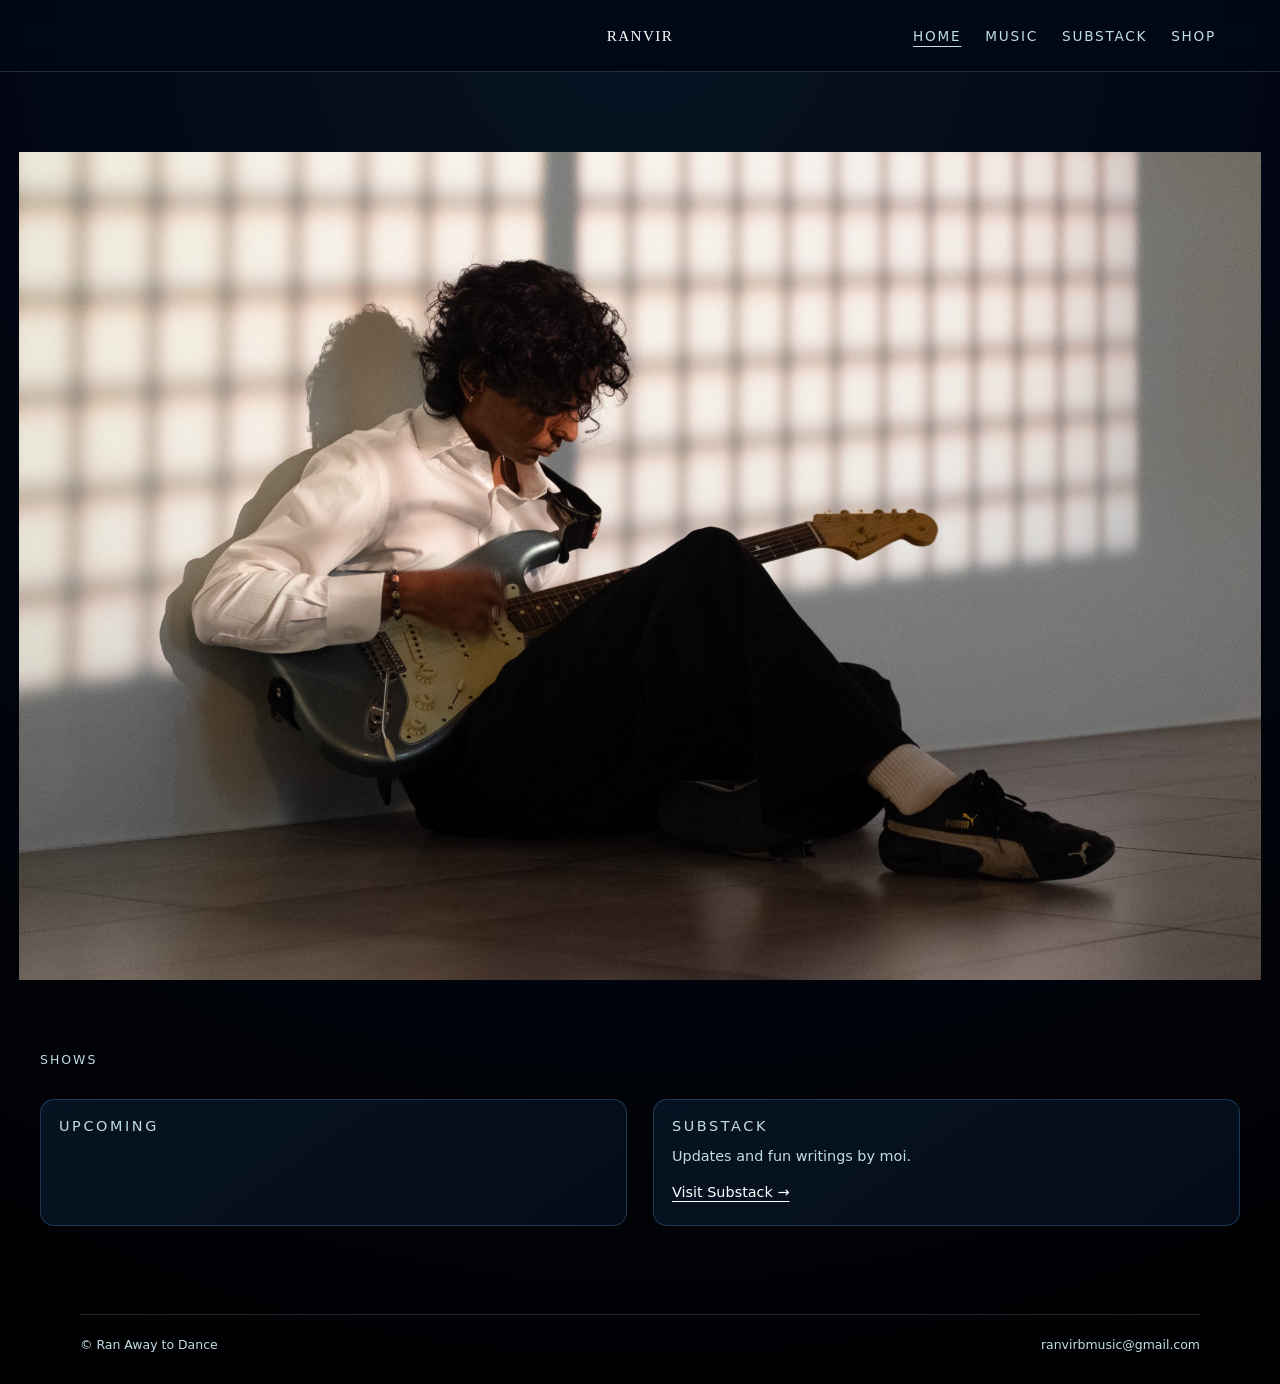
<file: index.html>
<!DOCTYPE html><html lang="en"><head><link rel="icon" type="image/png" href="favicon.png"><link rel="shortcut icon" href="favicon.ico"><meta charset="UTF-8"><meta name="viewport" content="width=device-width,initial-scale=1"><title>Home — Ranvir</title><link href="https://fonts.cdnfonts.com/css/itc-benguiat-std" rel="stylesheet"><link rel="stylesheet" href="style.css"></head><body><nav class="site-nav"><a class="nav-brand" href="index.html">Ranvir</a><button class="nav-toggle" aria-label="Open navigation" aria-expanded="false" aria-controls="primary-navigation">☰</button><ul class="nav-links" id="primary-navigation"><li><a href="index.html" aria-current="page">Home</a></li><li><a href="music.html">Music</a></li><li><a href="journal.html">Substack</a></li><li><a href="shop.html">Shop</a></li></ul></nav><main><section class="home-main"><div class="home-photo"><img src="surmise-2.jpg" alt="Ranvir seated with an electric guitar against a sunlit wall" fetchpriority="high"></div></section><section class="section shows-updates" aria-label="Shows"><div class="section-header"><div class="section-label">Shows</div></div><div class="card-grid"><div class="card"><div class="card-title">Upcoming</div><div class="card-body"><p></p></div></div><div class="card"><div class="card-title">Substack</div><div class="card-body"><p>Updates and fun writings by moi.</p><p style="margin-top:12px"><a class="journal-link" href="journal.html">Visit Substack →</a></p></div></div></div></section></main><footer><div>© Ran Away to Dance</div><a href="mailto:ranvirbmusic@gmail.com">ranvirbmusic@gmail.com</a></footer><script src="main.js"></script></body></html>
</file>
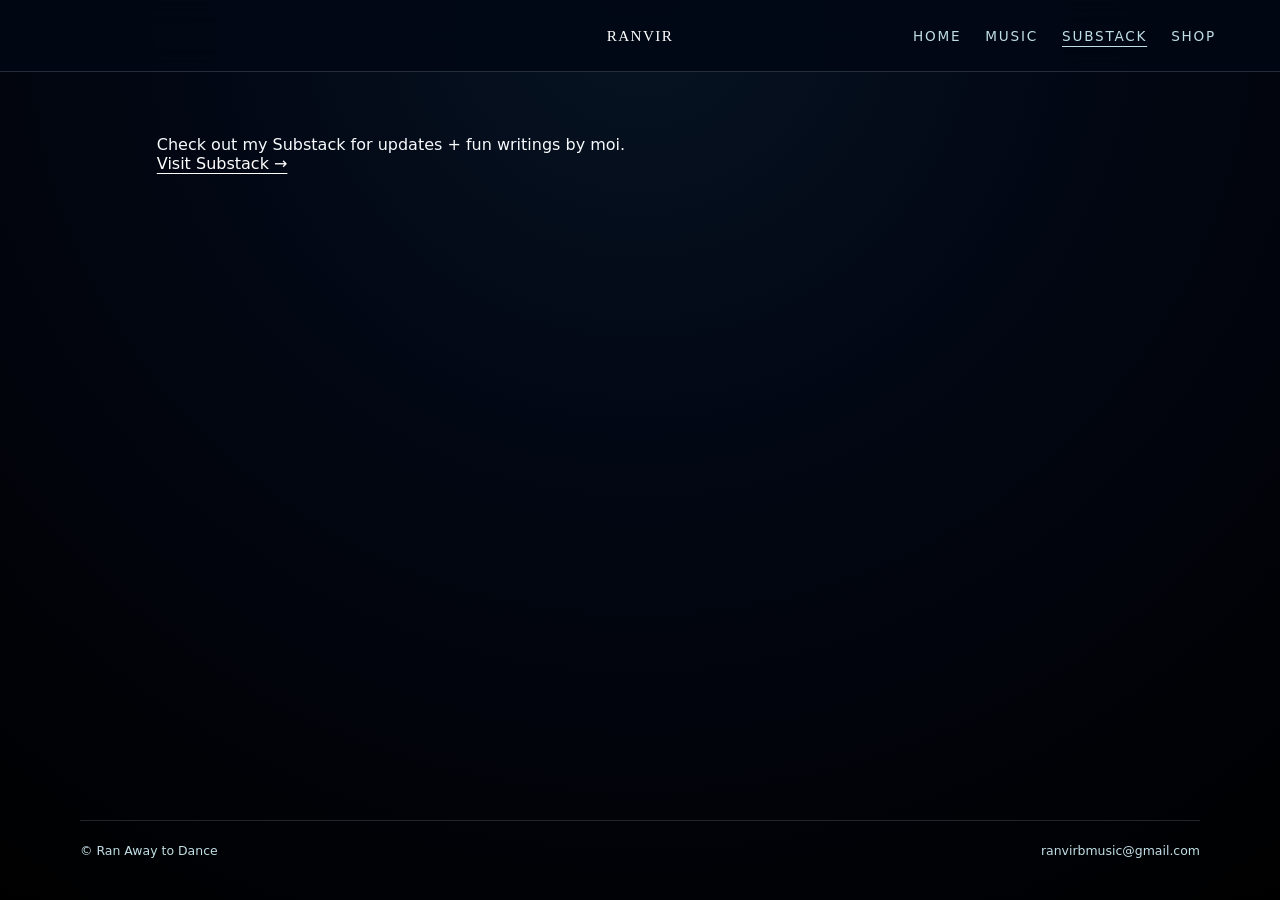
<file: journal.html>
<!DOCTYPE html><html lang="en"><head><link rel="icon" type="image/png" href="favicon.png"><link rel="shortcut icon" href="favicon.ico"><meta charset="UTF-8"><meta name="viewport" content="width=device-width,initial-scale=1"><title>Substack — Ranvir</title><link href="https://fonts.cdnfonts.com/css/itc-benguiat-std" rel="stylesheet"><link rel="stylesheet" href="style.css"></head><body><nav class="site-nav"><a class="nav-brand" href="index.html">Ranvir</a><button class="nav-toggle" aria-label="Open navigation" aria-expanded="false" aria-controls="primary-navigation">☰</button><ul class="nav-links" id="primary-navigation"><li><a href="index.html">Home</a></li><li><a href="music.html">Music</a></li><li><a href="journal.html" aria-current="page">Substack</a></li><li><a href="shop.html">Shop</a></li></ul></nav><main class="simple-page"><p>Check out my Substack for updates + fun writings by moi.</p><p><a class="journal-link" href="https://substack.com/@ranr" target="_blank" rel="noopener noreferrer">Visit Substack →</a></p></main><footer><div>© Ran Away to Dance</div><a href="mailto:ranvirbmusic@gmail.com">ranvirbmusic@gmail.com</a></footer><script src="main.js"></script></body></html>
</file>
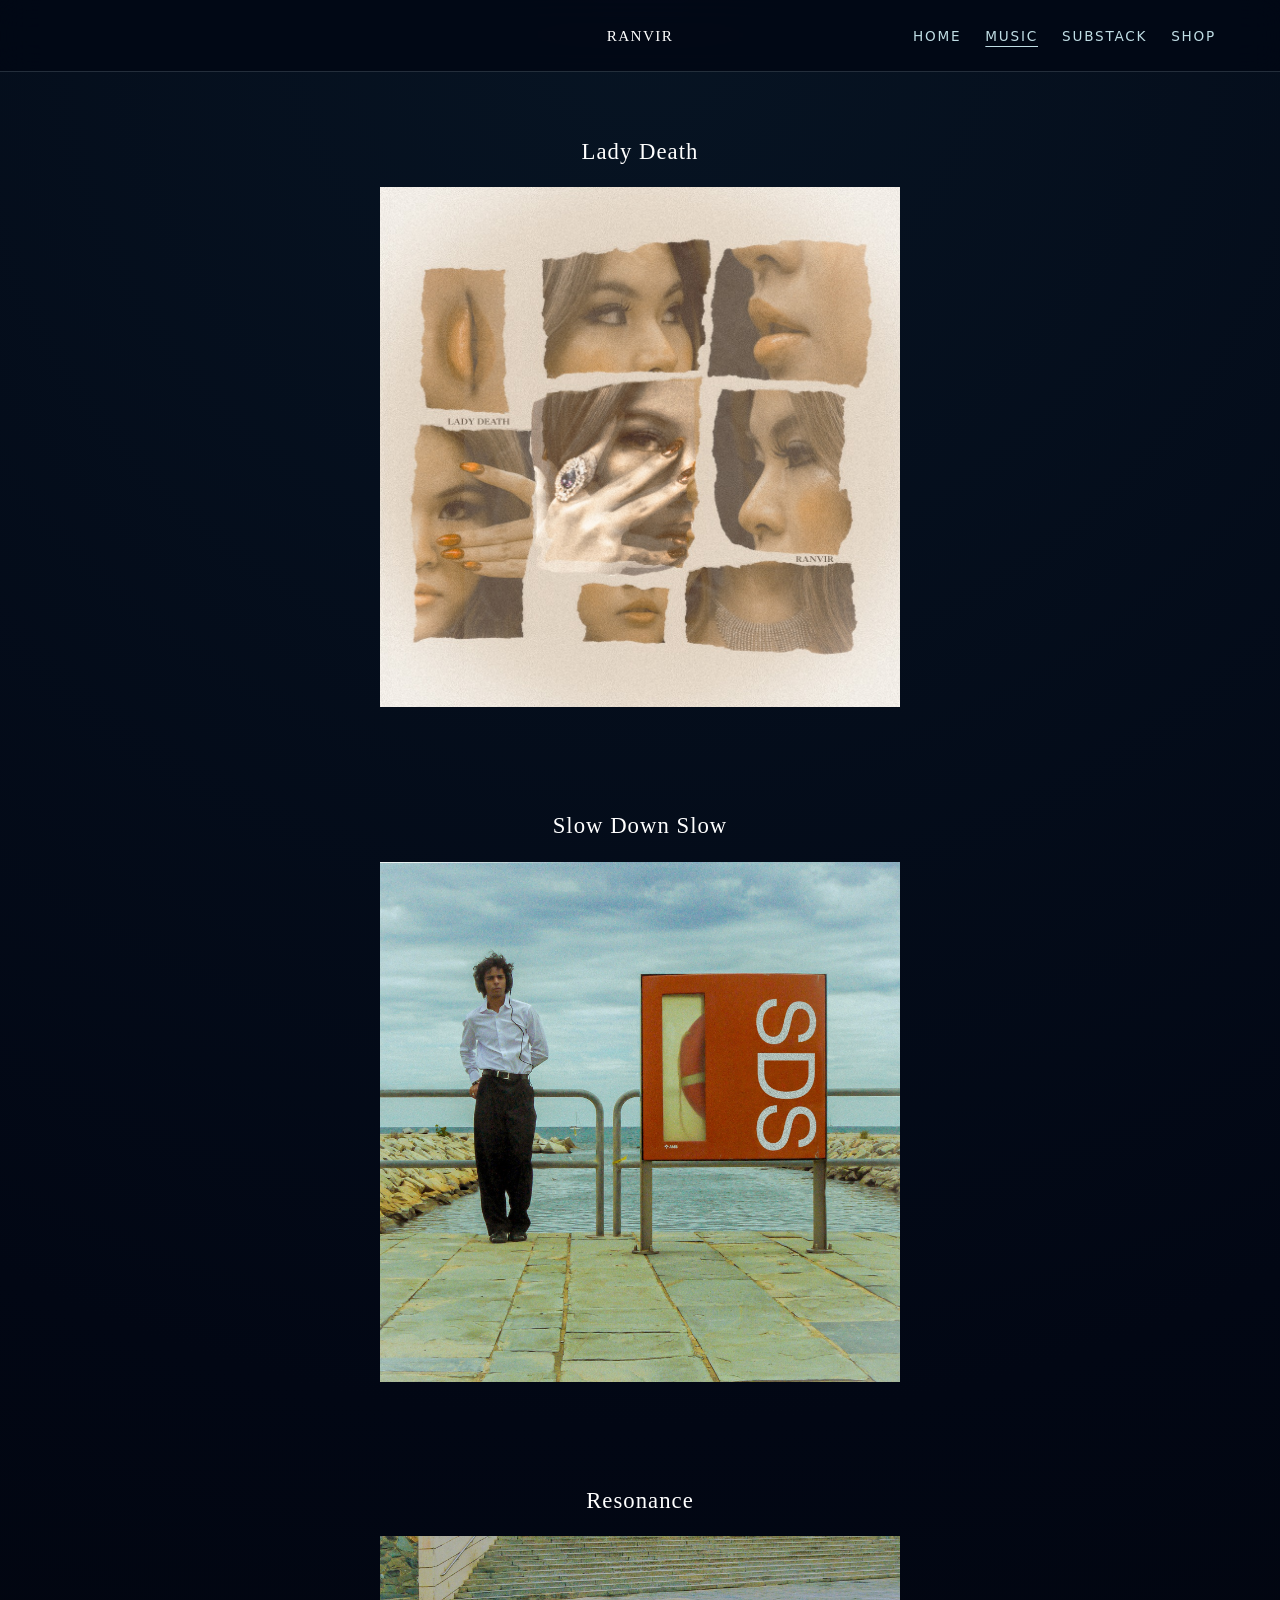
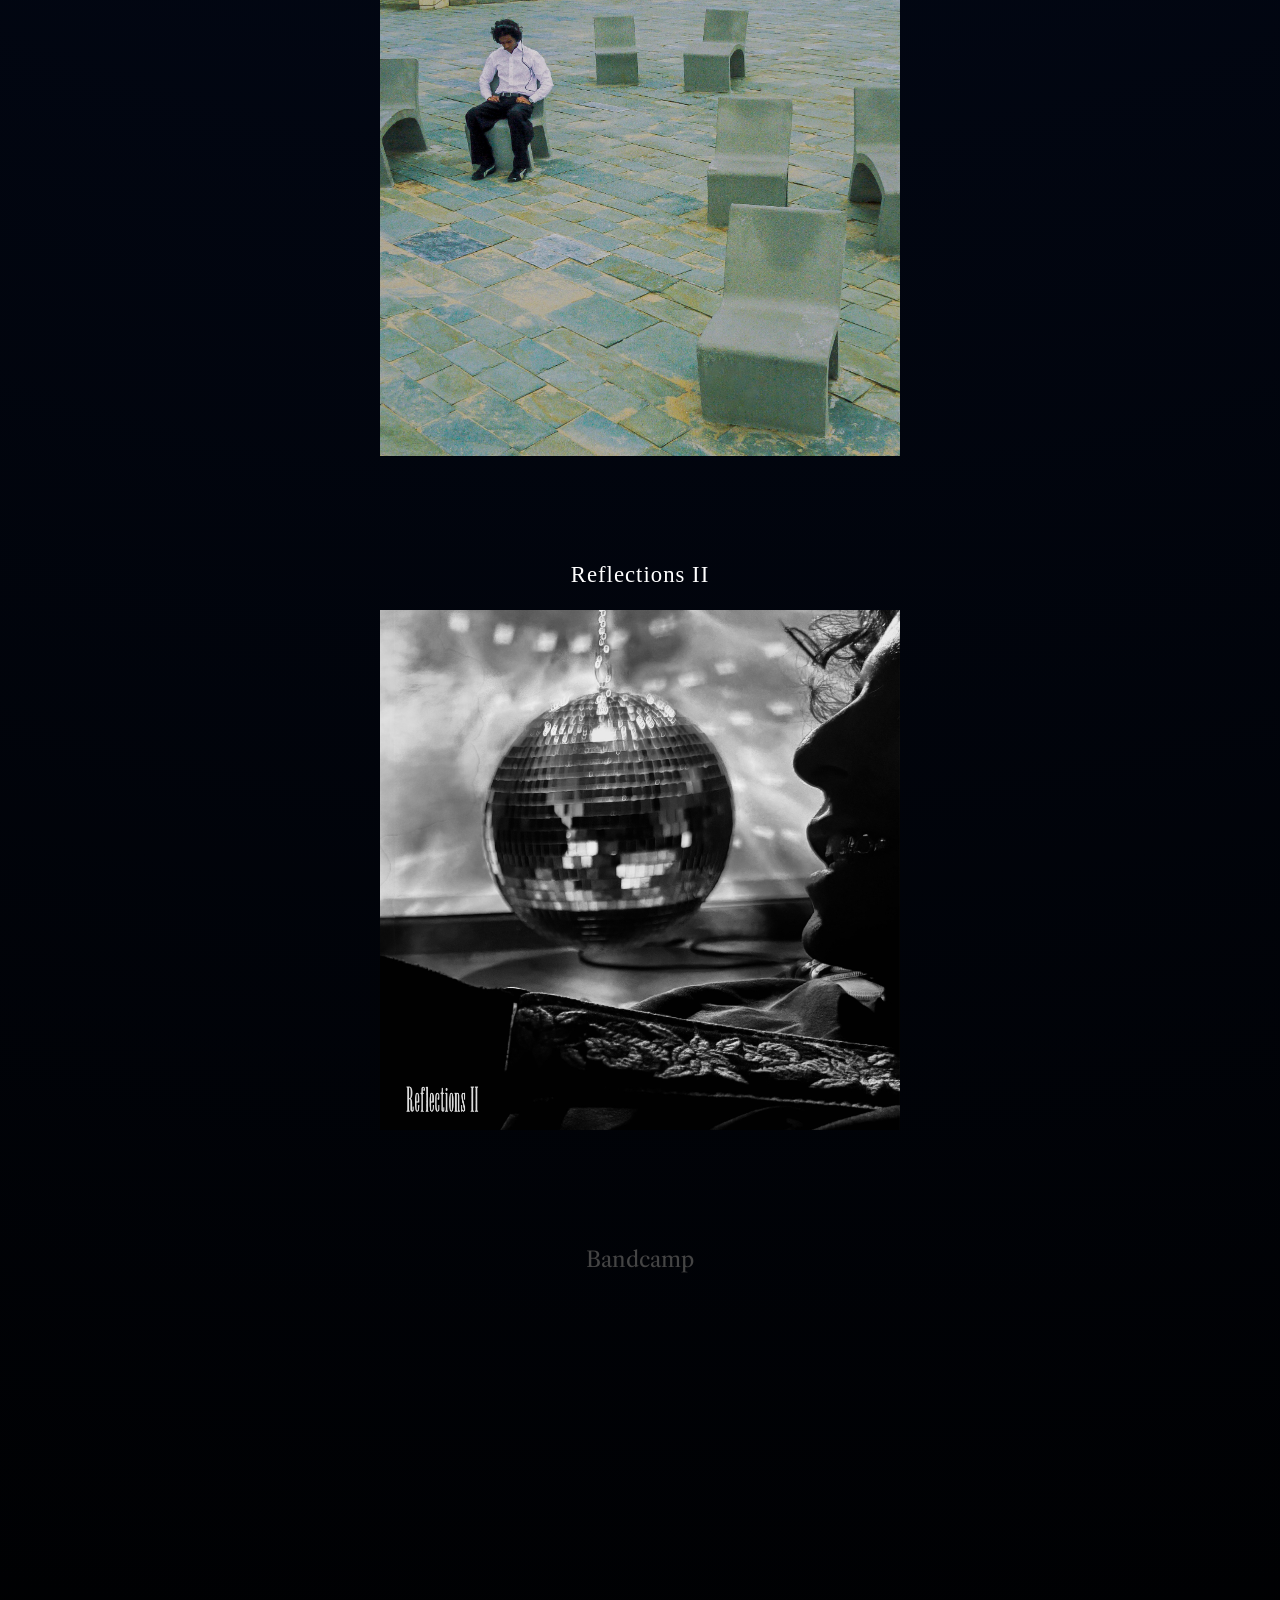
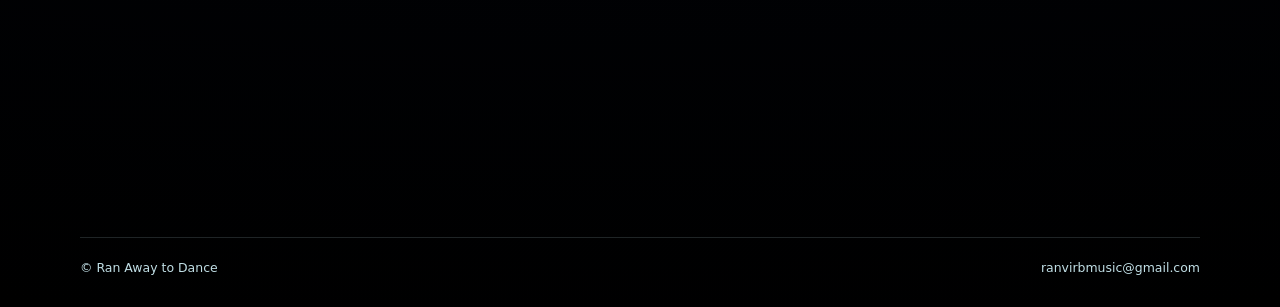
<file: music.html>
<!DOCTYPE html><html lang="en"><head><link rel="icon" type="image/png" href="favicon.png"><link rel="shortcut icon" href="favicon.ico"><meta charset="UTF-8"><meta name="viewport" content="width=device-width,initial-scale=1"><title>Music — Ranvir</title><link href="https://fonts.cdnfonts.com/css/itc-benguiat-std" rel="stylesheet"><link rel="preconnect" href="https://fonts.googleapis.com"><link rel="preconnect" href="https://fonts.gstatic.com" crossorigin><link href="https://fonts.googleapis.com/css2?family=Libre+Caslon+Text:wght@400&display=swap" rel="stylesheet"><link rel="stylesheet" href="style.css"></head><body><nav class="site-nav"><a class="nav-brand" href="index.html">Ranvir</a><button class="nav-toggle" aria-label="Open navigation" aria-expanded="false" aria-controls="primary-navigation">☰</button><ul class="nav-links" id="primary-navigation"><li><a href="index.html">Home</a></li><li><a href="music.html" aria-current="page">Music</a></li><li><a href="journal.html">Substack</a></li><li><a href="shop.html">Shop</a></li></ul></nav><main class="simple-page music-page"><div class="release-grid" aria-label="Releases"><article class="release"><h2 class="release-title">Lady Death</h2><a class="release-art" href="https://play.songlink.co/wpkpl21" target="_blank" rel="noopener noreferrer" aria-label="Listen to Lady Death (opens in a new tab)"><img src="lady-death.jpg" alt="Lady Death cover artwork" loading="lazy"></a></article><article class="release"><h2 class="release-title">Slow Down Slow</h2><a class="release-art" href="https://play.songlink.co/3p5okd" target="_blank" rel="noopener noreferrer" aria-label="Listen to Slow Down Slow (opens in a new tab)"><img src="slow-down-slow.jpg" alt="Slow Down Slow cover artwork" loading="lazy"></a></article><article class="release"><h2 class="release-title">Resonance</h2><a class="release-art" href="https://play.songlink.co/dazrmb0" target="_blank" rel="noopener noreferrer" aria-label="Listen to Resonance (opens in a new tab)"><img src="resonance.jpeg" alt="Resonance cover artwork" loading="lazy"></a></article><article class="release"><h2 class="release-title">Reflections II</h2><a class="release-art" href="https://play.songlink.co/ee0jkp6" target="_blank" rel="noopener noreferrer" aria-label="Listen to Reflections II (opens in a new tab)"><img src="reflections-ii.jpg" alt="Reflections II cover artwork" loading="lazy"></a></article></div><section class="music-bandcamp" aria-label="Bandcamp player"><h2>Bandcamp</h2><iframe title="Resonance by Ranvir on Bandcamp" style="border:0;width:100%;max-width:350px;height:442px" src="https://bandcamp.com/EmbeddedPlayer/track=3201373412/size=large/bgcol=ffffff/linkcol=0687f5/tracklist=false/transparent=true/" loading="lazy"><a href="https://ranvir.bandcamp.com/track/resonance">Resonance by Ranvir</a></iframe></section></main><footer><div>© Ran Away to Dance</div><a href="mailto:ranvirbmusic@gmail.com">ranvirbmusic@gmail.com</a></footer><script src="main.js"></script></body></html>
</file>
<file: style.css>
﻿/* style.css */

/* Colour palette
   #4984B8 (deep blue)
   #C0DEE5 (pale blue)
   #FFFFFF (white)
   #FFFFFF (white)
*/

:root {
  --bg-main: #020714;
  --bg-alt: #071423;
  --accent-blue: #4984B8;
  --accent-blue-light: #C0DEE5;
  --accent-mint: #FFFFFF;
  --accent-soft-green: #FFFFFF;
  --text-main: #F7FAFC;
  --text-muted: #C0DEE5;
}

* {
  margin: 0;
  padding: 0;
  box-sizing: border-box;
}

html {
  scroll-behavior: smooth;
}

body {
  font-family: system-ui, -apple-system, BlinkMacSystemFont, "Segoe UI", sans-serif;
  background: radial-gradient(circle at top, #071423 0%, #020714 40%, #000000 100%);
  color: var(--text-main);
  min-height: 100vh;
}

/* Typography: headings and titles */
h1, h2, h3, .title-font {
  font-family: "abril-display", "Abril Fatface", serif; /* adjust to your Abril variant */
  letter-spacing: 0.08em;
}

.subtitle-font,
.nav-brand {
  font-family: "ITC Benguiat Std", serif;
  letter-spacing: 0.09em;
}

/* Navigation bar */

nav {
  position: fixed;
  top: 0;
  left: 0;
  width: 100%;
  padding: 14px 5%;
  display: flex;
  align-items: center;
  justify-content: space-between;
  backdrop-filter: blur(16px);
  background: rgba(2, 7, 20, 0.75);
  border-bottom: 1px solid rgba(192, 222, 229, 0.18);
  z-index: 1000;
}

.nav-brand {
  font-size: 0.95rem;
  text-transform: uppercase;
  color: var(--accent-mint);
}

.nav-links {
  list-style: none;
  display: flex;
  gap: 24px;
}

.nav-links a {
  font-size: 0.85rem;
  text-transform: uppercase;
  letter-spacing: 0.13em;
  color: var(--text-muted);
  text-decoration: none;
  position: relative;
}

.nav-links a::after {
  content: "";
  position: absolute;
  left: 0;
  bottom: -4px;
  width: 0;
  height: 1px;
  background: linear-gradient(90deg, var(--accent-mint), var(--accent-soft-green));
  transition: width 0.25s ease;
}

.nav-links a:hover::after {
  width: 100%;
}

/* Mobile nav */

.nav-toggle {
  display: none;
  border: none;
  background: transparent;
  color: var(--accent-mint);
  font-size: 1.3rem;
}

@media (max-width: 768px) {
  .nav-links {
    position: absolute;
    top: 56px;
    right: 5%;
    flex-direction: column;
    gap: 16px;
    padding: 16px 20px;
    background: rgba(2, 7, 20, 0.95);
    border-radius: 10px;
    border: 1px solid rgba(192, 222, 229, 0.25);
    display: none;
  }

  .nav-links.open {
    display: flex;
  }

  .nav-toggle {
    display: block;
  }
}

/* Layout helpers */

main {
  padding-top: 80px; /* offset for fixed nav */
}

.section {
  padding: 72px 5% 88px;
  max-width: 960px;
  margin: 0 auto;
}

.section--tight {
  max-width: 720px;
}

.section-header {
  margin-bottom: 32px;
}

.section-label {
  text-transform: uppercase;
  letter-spacing: 0.16em;
  font-size: 0.78rem;
  color: var(--accent-blue-light);
}

.section-title {
  margin-top: 8px;
  font-size: 2rem;
}

/* Hero */

.hero {
  min-height: calc(100vh - 80px);
  display: grid;
  grid-template-columns: minmax(0, 2fr) minmax(0, 3fr);
  align-items: center;
  gap: 40px;
}

.hero-text h1 {
  font-size: 2.6rem;
  text-transform: uppercase;
}

.hero-text p {
  margin-top: 16px;
  max-width: 460px;
  line-height: 1.6;
  color: var(--text-muted);
}

.hero-meta {
  margin-top: 22px;
  display: flex;
  gap: 18px;
  flex-wrap: wrap;
  font-size: 0.8rem;
  text-transform: uppercase;
  letter-spacing: 0.16em;
  color: var(--accent-blue-light);
}

.hero-cta {
  margin-top: 30px;
  display: flex;
  flex-wrap: wrap;
  gap: 12px;
}

.btn {
  padding: 10px 18px;
  border-radius: 999px;
  border: 1px solid rgba(255, 255, 255, 0.4);
  background: radial-gradient(circle at top left, rgba(255, 255, 255, 0.20), rgba(2, 7, 20, 0.95));
  color: var(--accent-mint);
  text-transform: uppercase;
  letter-spacing: 0.14em;
  font-size: 0.78rem;
  text-decoration: none;
}

.btn-outline {
  background: transparent;
  border-color: rgba(192, 222, 229, 0.5);
  color: var(--accent-blue-light);
}

/* Hero image */

.hero-image {
  position: relative;
  border-radius: 18px;
  overflow: hidden;
  border: 1px solid rgba(192, 222, 229, 0.25);
  background: radial-gradient(circle at top, rgba(73, 132, 184, 0.4), rgba(2, 7, 20, 0.9));
}

.hero-image img {
  width: 100%;
  height: 100%;
  object-fit: cover;
  mix-blend-mode: screen;
  opacity: 0.9;
}

/* Card sections */

.card-grid {
  display: grid;
  grid-template-columns: minmax(0, 1.5fr) minmax(0, 1.5fr);
  gap: 26px;
}

.card {
  border-radius: 14px;
  padding: 18px 18px 20px;
  background: linear-gradient(145deg, rgba(7, 20, 35, 0.95), rgba(4, 12, 25, 0.99));
  border: 1px solid rgba(73, 132, 184, 0.35);
}

.card-title {
  font-size: 0.9rem;
  text-transform: uppercase;
  letter-spacing: 0.18em;
  color: var(--accent-blue-light);
  margin-bottom: 10px;
}

.card-body {
  font-size: 0.9rem;
  line-height: 1.7;
  color: var(--text-muted);
}

/* Embeds */

.embed-wrapper {
  border-radius: 10px;
  overflow: hidden;
  border: 1px solid rgba(192, 222, 229, 0.35);
  background: #000;
}

.embed-wrapper iframe {
  width: 100%;
  border: none;
}

/* About page */

.about-layout {
  display: grid;
  grid-template-columns: minmax(0, 1.7fr) minmax(0, 1.3fr);
  gap: 32px;
}

.about-photo {
  border-radius: 16px;
  overflow: hidden;
  border: 1px solid rgba(255, 255, 255, 0.4);
  background: radial-gradient(circle at top, rgba(255, 255, 255, 0.4), rgba(2, 7, 20, 0.95));
}

.about-photo img {
  width: 100%;
  height: 100%;
  object-fit: cover;
}

.about-body {
  font-size: 0.95rem;
  line-height: 1.8;
  color: var(--text-muted);
}

.about-meta {
  margin-top: 18px;
  font-size: 0.8rem;
  text-transform: uppercase;
  letter-spacing: 0.16em;
  color: var(--accent-soft-green);
}

/* Contact page */

.contact-grid {
  display: grid;
  grid-template-columns: minmax(0, 1.6fr) minmax(0, 1.4fr);
  gap: 28px;
}

.contact-card {
  border-radius: 14px;
  padding: 18px 18px 20px;
  background: linear-gradient(145deg, rgba(7, 20, 35, 0.95), rgba(4, 12, 25, 0.99));
  border: 1px solid rgba(73, 132, 184, 0.35);
}

.contact-list {
  list-style: none;
  margin-top: 10px;
  display: grid;
  gap: 8px;
}

.contact-list a {
  color: var(--accent-mint);
  font-size: 0.9rem;
  text-decoration: none;
}

.social-row {
  display: flex;
  flex-wrap: wrap;
  gap: 14px;
  margin-top: 12px;
}

.social-pill {
  padding: 8px 12px;
  border-radius: 999px;
  border: 1px solid rgba(192, 222, 229, 0.4);
  font-size: 0.78rem;
  text-transform: uppercase;
  letter-spacing: 0.14em;
  color: var(--accent-blue-light);
  text-decoration: none;
}

/* Footer */

footer {
  padding: 22px 5% 32px;
  max-width: 960px;
  margin: 0 auto;
  font-size: 0.78rem;
  color: var(--text-muted);
  display: flex;
  justify-content: space-between;
  gap: 18px;
  border-top: 1px solid rgba(192, 222, 229, 0.16);
}

/* Responsive tweaks */

@media (max-width: 900px) {
  .hero {
    grid-template-columns: minmax(0, 1fr);
  }

  .about-layout,
  .card-grid,
  .contact-grid {
    grid-template-columns: minmax(0, 1fr);
  }
}

@media (max-width: 600px) {
  .section {
    padding: 60px 6% 72px;
  }

  .hero-text h1 {
    font-size: 2.1rem;
  }

  footer {
    flex-direction: column;
  }
}
/* =========================================
   Responsive layout fixes
   Add after all existing CSS
   ========================================= */

/* Centred page containers */
.section {
  width: calc(100% - 64px);
  max-width: 1120px;
  margin-inline: auto;
  padding: 72px 0 88px;
}

/* Keep the narrow option available for other pages */
.section--tight {
  max-width: 720px;
}

/* Homepage: equal-width text and image columns */
.section.hero {
  width: calc(100% - 64px);
  max-width: 1120px;

  display: grid;
  grid-template-columns: repeat(2, minmax(0, 1fr));
  align-items: center;
  gap: clamp(32px, 5vw, 72px);

  min-height: calc(100vh - 80px);
  min-height: calc(100svh - 80px);
  padding-block: 64px;
}

.hero-text,
.hero-image {
  min-width: 0;
  width: 100%;
}

.hero-text h1 {
  font-size: clamp(2.8rem, 5vw, 4.5rem);
  line-height: 1.1;
}

/* Release text and location on separate lines */
.hero-meta {
  display: flex;
  flex-direction: column;
  align-items: flex-start;
  gap: 22px;
  margin-top: 26px;

  font-size: clamp(0.85rem, 1.2vw, 1rem);
  letter-spacing: 0.12em;
}

.hero-meta p {
  margin: 0;
  max-width: 460px;
  line-height: 1.65;
  color: var(--accent-blue-light);
}

.hero-meta .hero-location {
  color: var(--accent-mint);
}

.hero-cta {
  margin-top: 32px;
  gap: 14px;
}

/* Larger, square image without distortion */
.hero-image {
  align-self: center;
  border-radius: 22px;
}

.hero-image img {
  display: block;
  width: 100%;
  height: auto;
  aspect-ratio: 1 / 1;
  object-fit: cover;
  object-position: center;

  /* Preserve your original image treatment */
  mix-blend-mode: screen;
  opacity: 0.9;
}

/* Buttons with a consistent clickable height */
.btn {
  display: inline-flex;
  align-items: center;
  justify-content: center;
  min-height: 46px;
  padding: 12px 22px;
  line-height: 1.2;
}

/* About page: wider, balanced layout */
.section.about-section {
  max-width: 1120px;
}

.about-layout {
  display: grid;
  grid-template-columns: repeat(2, minmax(0, 1fr));
  align-items: center;
  gap: clamp(32px, 5vw, 72px);
}

.about-body,
.about-photo {
  min-width: 0;
}

.about-photo img {
  display: block;
  width: 100%;
  height: auto;
  aspect-ratio: 1 / 1;
  object-fit: cover;
  object-position: center;
}

/* Prevent cards and embeds forcing wider columns */
.card,
.contact-card,
.embed-wrapper {
  min-width: 0;
}

.embed-wrapper iframe {
  display: block;
  max-width: 100%;
}

/* Keep footer aligned with the main content */
footer {
  width: calc(100% - 64px);
  max-width: 1120px;
  padding: 22px 0 32px;
}

/* Anchor links clear the fixed navigation */
section[id] {
  scroll-margin-top: 90px;
}

/* Keyboard focus */
a:focus-visible,
button:focus-visible {
  outline: 2px solid var(--accent-mint);
  outline-offset: 5px;
}

/* Retain your hamburger menu */
@media (max-width: 768px) {
  .nav-toggle {
    display: inline-flex;
    align-items: center;
    justify-content: center;
    min-width: 44px;
    min-height: 44px;
    cursor: pointer;
  }

  .nav-links {
    top: calc(100% + 8px);
    max-width: calc(100vw - 32px);
  }
}

/* Phones and narrow tablets */
@media (max-width: 767px) {
  .section,
  .section.hero,
  footer {
    width: calc(100% - 40px);
  }

  .section {
    padding: 48px 0 60px;
  }

  .section.hero {
    grid-template-columns: minmax(0, 1fr);
    gap: 36px;
    min-height: auto;
    padding: 40px 0 60px;
  }

  .hero-text h1 {
    font-size: clamp(2.5rem, 11vw, 3.5rem);
  }

  .hero-meta {
    margin-top: 22px;
    font-size: 0.85rem;
    letter-spacing: 0.1em;
  }

  .hero-meta p {
    max-width: none;
  }

  .hero-cta {
    margin-top: 26px;
  }

  .hero-image,
  .about-photo {
    width: 100%;
    max-width: 500px;
    justify-self: center;
  }

  .about-layout {
    grid-template-columns: minmax(0, 1fr);
    gap: 32px;
  }

  .card-grid,
  .contact-grid {
    grid-template-columns: minmax(0, 1fr);
  }

  footer {
    flex-direction: column;
    padding: 22px 0 32px;
  }
}

/* Respect reduced-motion preferences */
@media (prefers-reduced-motion: reduce) {
  html {
    scroll-behavior: auto;
  }
}
/* =========================================
   Journal
   ========================================= */

.section.journal-section {
  max-width: 820px;
}

.journal-intro {
  max-width: 560px;
  margin-top: 18px;
  color: var(--text-muted);
  font-size: 1rem;
  line-height: 1.7;
}

.journal-feed {
  display: grid;
  gap: 28px;
}

.journal-post {
  min-width: 0;
  padding: clamp(22px, 4vw, 40px);
  border: 1px solid rgba(73, 132, 184, 0.35);
  border-radius: 18px;
  background: linear-gradient(
    145deg,
    rgba(7, 20, 35, 0.95),
    rgba(4, 12, 25, 0.99)
  );
}

.journal-post-meta {
  display: flex;
  flex-wrap: wrap;
  gap: 12px 20px;
  margin-bottom: 16px;
  color: var(--accent-mint);
  font-size: 0.75rem;
  text-transform: uppercase;
  letter-spacing: 0.12em;
}

.journal-post-header h2 {
  font-size: clamp(1.5rem, 4vw, 2rem);
  line-height: 1.3;
  overflow-wrap: anywhere;
}

.journal-post-body {
  margin-top: 24px;
  color: var(--text-muted);
  font-size: 1rem;
  line-height: 1.85;
  overflow-wrap: anywhere;
}

.journal-post-body p + p {
  margin-top: 18px;
}

.journal-post-body a,
.journal-link {
  color: var(--accent-mint);
  text-decoration: underline;
  text-underline-offset: 4px;
}

.journal-post-body figure {
  margin: 26px 0;
}

.journal-post-body img,
.journal-post-body video {
  display: block;
  width: 100%;
  height: auto;
  border-radius: 12px;
}

.journal-post-body figcaption {
  margin-top: 10px;
  font-size: 0.8rem;
  line-height: 1.6;
}

.journal-poem {
  white-space: pre-wrap;
  font-family: inherit;
  line-height: 1.9;
}

.nav-links a[aria-current="page"] {
  color: var(--accent-mint);
}

@media (max-width: 767px) {
  .journal-feed {
    gap: 20px;
  }

  .journal-post {
    padding: 22px 18px;
  }
}


/* Revision 3: minimal photographic homepage and centered wordmark */
.site-nav { position:fixed; top:0; left:0; right:0; height:72px; display:flex; align-items:center; justify-content:flex-end; padding:0 5%; background:rgba(2,7,20,.86); z-index:1000; }
.site-nav .nav-brand { position:absolute; left:50%; transform:translateX(-50%); text-decoration:none; white-space:nowrap; }
.site-nav .nav-links { margin-left:auto; }
.home-main { padding:72px 0 0; min-height:calc(100svh - 70px); display:flex; align-items:center; justify-content:center; }
.home-photo { width:min(100%, 1500px); margin:auto; }
.home-photo img { display:block; width:100%; height:auto; max-height:calc(100svh - 72px); object-fit:contain; }
.simple-page { padding:clamp(120px,15vh,170px) 6% 100px; max-width:1120px; min-height:calc(100svh - 80px); margin:0 auto; }
.simple-page h1 { font-size:clamp(1.6rem,3vw,2.4rem); font-weight:400; }
.release-grid { display:grid; grid-template-columns:repeat(auto-fit,minmax(210px,1fr)); gap:32px; margin-top:42px; }
footer a { color:inherit; text-decoration:none; }
@media(max-width:768px){.site-nav{justify-content:flex-end}.site-nav .nav-toggle{margin-left:auto}.site-nav .nav-links{top:64px}.home-photo img{max-height:none}.simple-page{padding-top:120px}}

/* Revision 4: discography, Caslon-inspired release titles */
.release-grid {grid-template-columns:repeat(2,minmax(0,1fr));gap:clamp(30px,5vw,70px);max-width:900px;margin:45px auto 0;}
.release {min-width:0;}
.release-title,.music-bandcamp h2 {font-family:"Adobe Caslon Pro","Big Caslon","Libre Caslon Text",Caslon,Georgia,serif;letter-spacing:0;font-weight:400;text-transform:none;font-size:clamp(1.25rem,2.4vw,1.9rem);margin:0 0 12px;}
.release-art {display:block;overflow:hidden;}
.release-art img {width:100%;aspect-ratio:1;object-fit:cover;display:block;transition:opacity .2s ease;}
.release-art:hover img,.release-art:focus-visible img {opacity:.82;}
.music-bandcamp {max-width:900px;margin:clamp(60px,9vw,120px) auto 0;}
.music-bandcamp h2 {margin-bottom:18px;}
.shows-updates {max-width:1200px;margin:0 auto;}
@media(max-width:600px){.release-grid{grid-template-columns:1fr;gap:36px}.music-bandcamp{margin-top:65px}}

/* Revision 5: quiet, centered single-column discography */
.music-page { max-width: 900px; }
.music-page > h1 { text-align: center; font-weight: 400; }
.music-page .release-grid { display: flex; flex-direction: column; align-items: center; gap: clamp(55px, 8vw, 105px); max-width: 520px; margin: 48px auto 0; }
.music-page .release { width: 100%; text-align: center; }
.music-page .release-title { font-family: "Libre Caslon Text", "Adobe Caslon Pro", "Big Caslon", Caslon, Georgia, serif; font-size: clamp(1.13rem, 2vw, 1.42rem); font-weight: 400; line-height: 1.5; letter-spacing: .005em; margin: 0 0 18px; color: #444; }
.music-page .release-art { width: 100%; }
.music-page .music-bandcamp { max-width: 520px; text-align: center; }
.music-page .music-bandcamp h2 { font-weight: 400; font-size: 1.35rem; color: #444; }
@media(max-width:600px) { .music-page .release-grid { max-width: min(100%, 440px); gap: 58px; } }

/* Revision 7: active navigation and matching release wordmark */
.site-nav .nav-links a[aria-current="page"] {
  color: var(--text-muted);
  text-decoration: underline;
  text-decoration-color: currentColor;
  text-underline-offset: 5px;
  text-decoration-thickness: 1px;
}
.site-nav .nav-links a[aria-current="page"]::after { display: none; }
.music-page .release-grid { margin-top: 0; }
.music-page .release-title {
  font-family: "ITC Benguiat Std", serif;
  color: var(--accent-mint);
  font-weight: 400;
  letter-spacing: .045em;
  text-transform: none;
}
</file>
